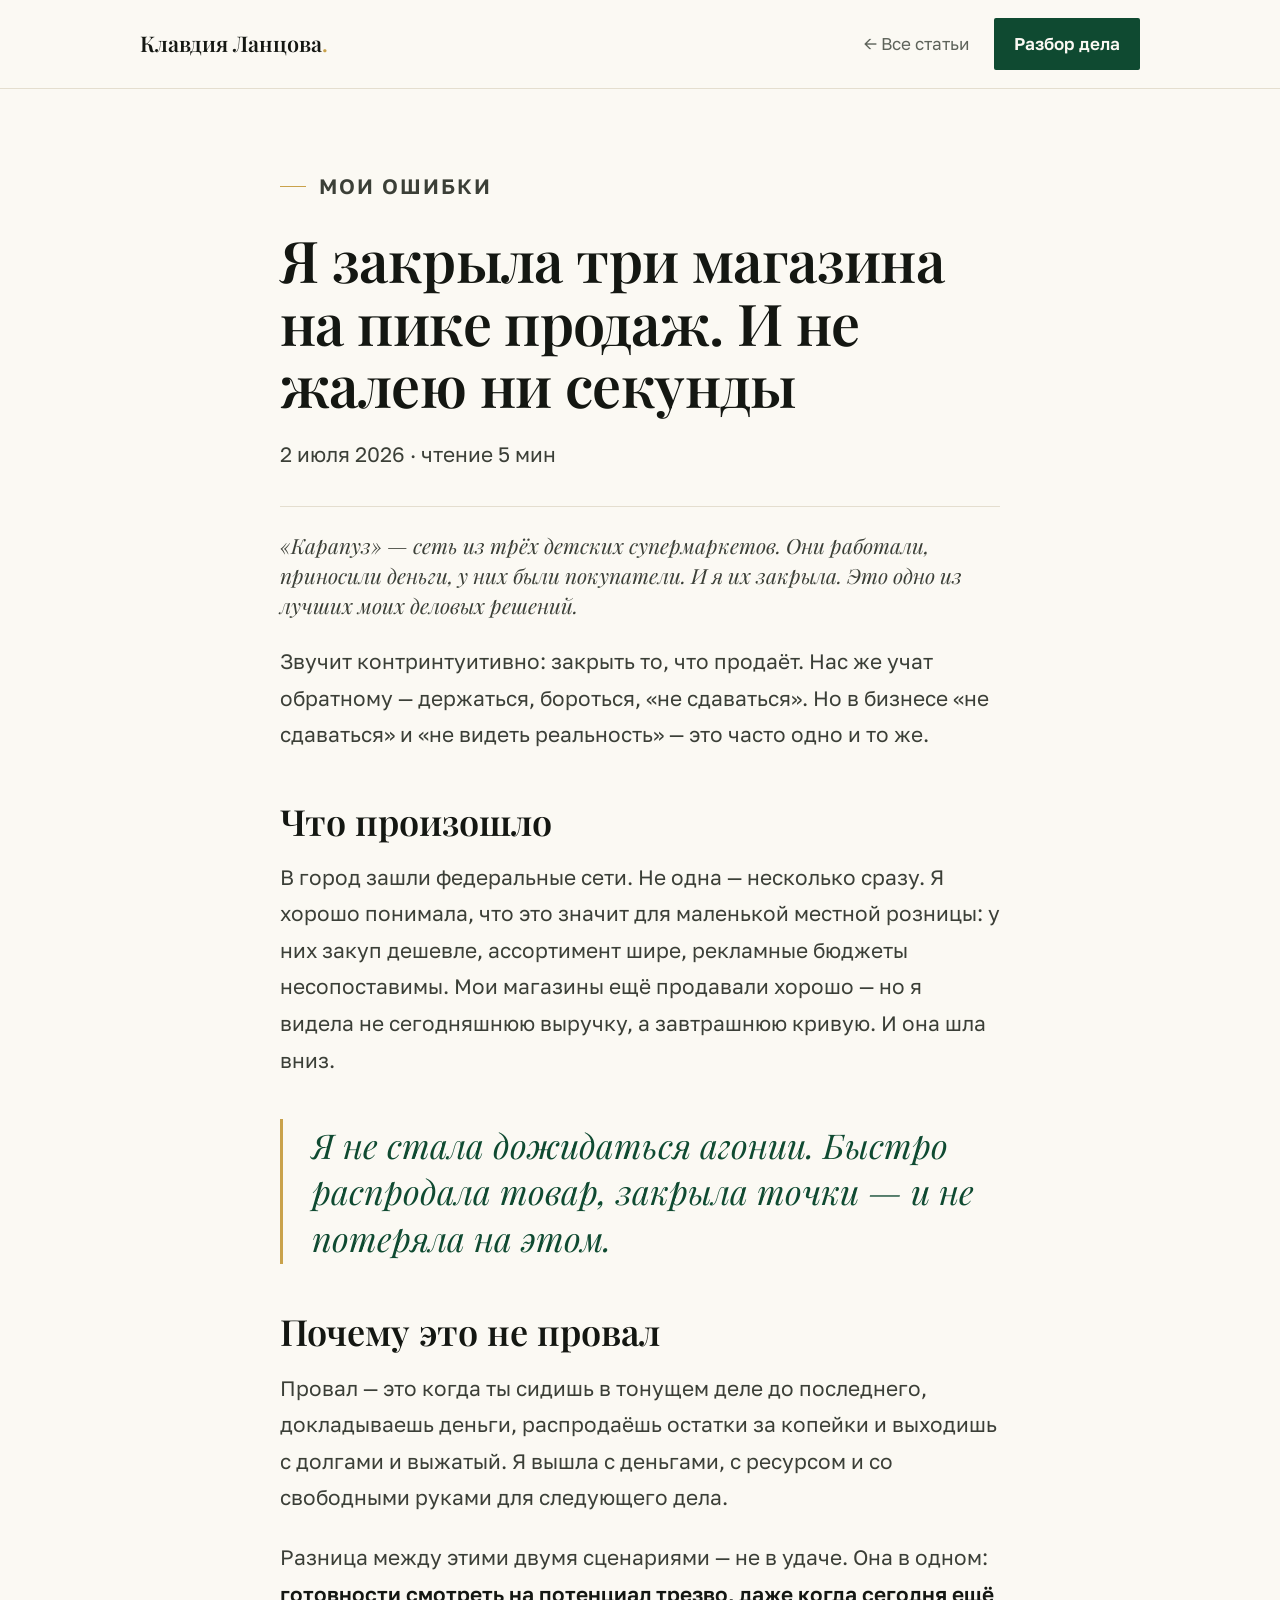
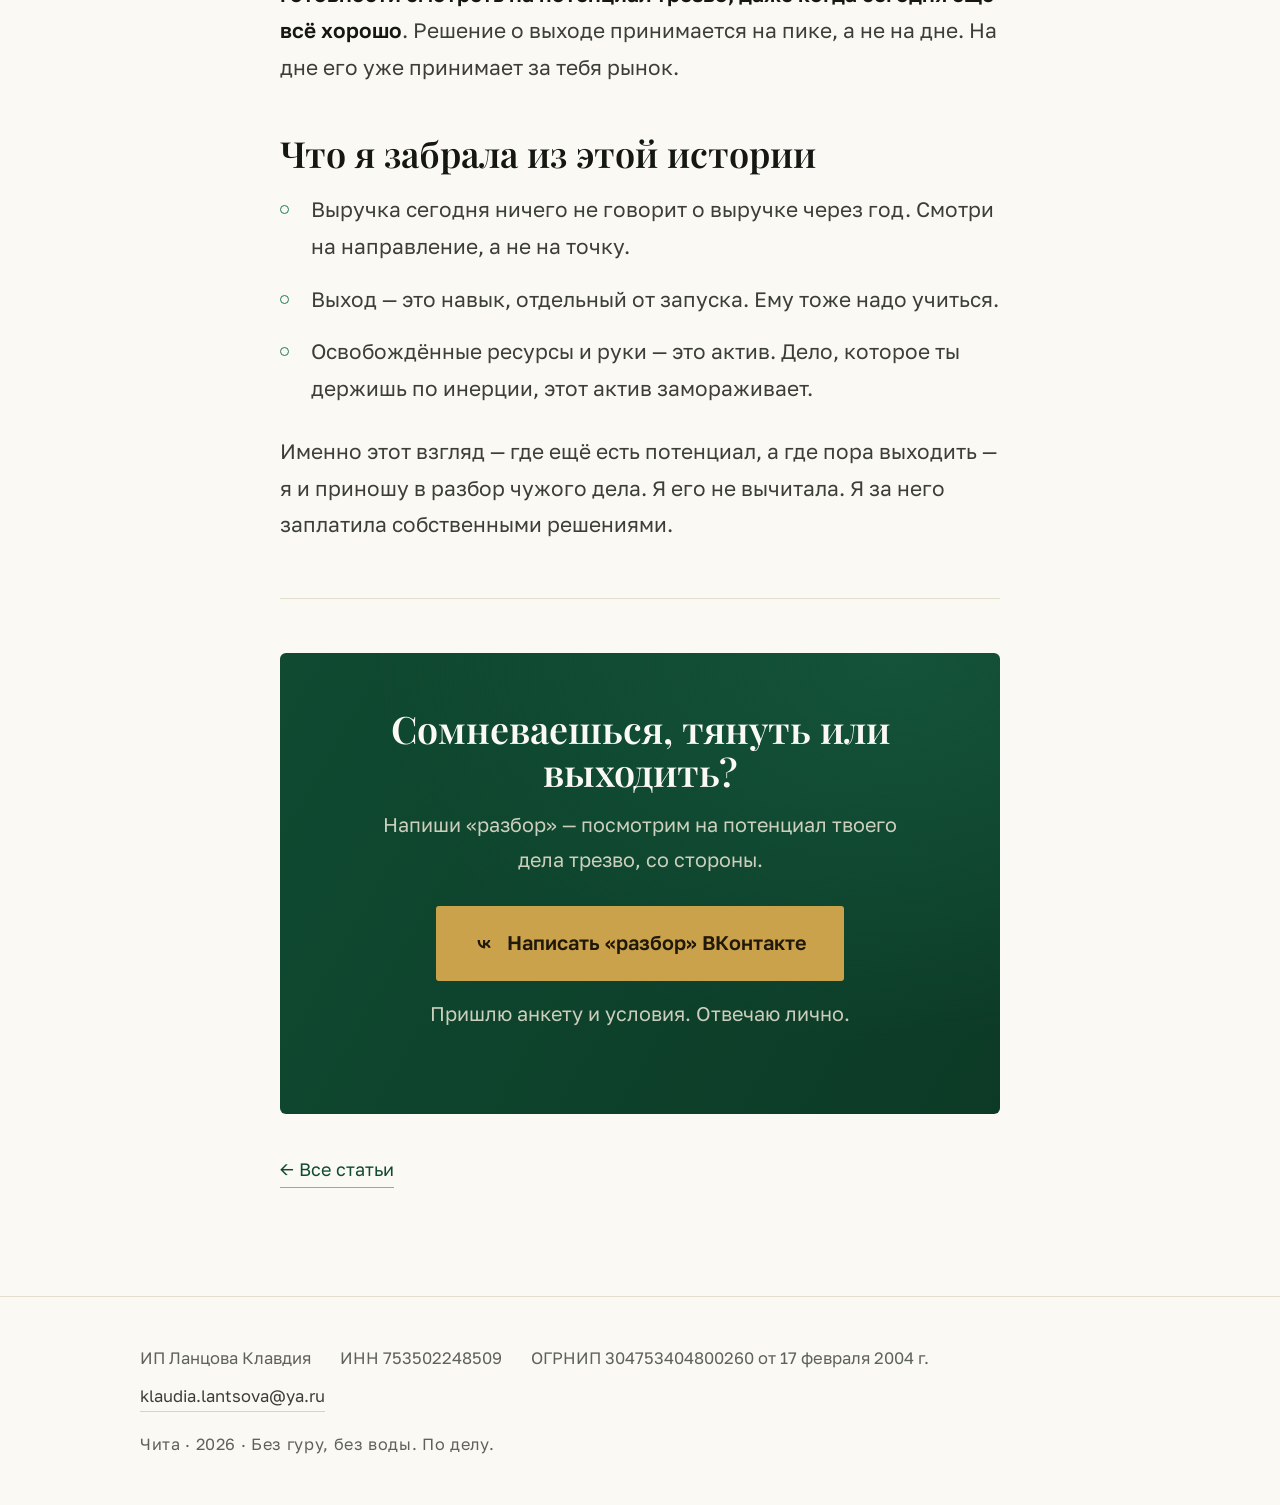
<file: blog/karapuz.html>
<!DOCTYPE html>
<html lang="ru">
<head>
<meta charset="utf-8">
<meta name="viewport" content="width=device-width, initial-scale=1">
<title>Я закрыла три магазина на пике продаж. И не жалею — Клавдия Ланцова</title>
<meta name="description" content="История «Карапуза»: как выйти из розницы, когда в город заходят федеральные сети, и не потерять на этом. Провал как экспертиза.">
<link rel="preconnect" href="https://fonts.googleapis.com">
<link rel="preconnect" href="https://fonts.gstatic.com" crossorigin>
<link href="https://fonts.googleapis.com/css2?family=Playfair+Display:ital,wght@0,600;1,500;1,600&family=Golos+Text:wght@400;500;600&display=swap" rel="stylesheet">
<link rel="stylesheet" href="article.css">
</head>
<body>

<header class="masthead">
  <div class="mast-row">
    <a class="logo" href="../index.html">Клавдия Ланцова<span class="dot">.</span></a>
    <div style="display:flex;align-items:center;gap:1.4rem">
      <a class="back" href="../index.html#blog">← Все статьи</a>
      <a class="mast-cta" href="https://vk.me/lantsova.delo" target="_blank" rel="noopener">Разбор дела</a>
    </div>
  </div>
</header>

<main>
  <article class="article wrap">
    <p class="cat">Мои ошибки</p>
    <h1>Я закрыла три магазина на пике продаж. И не жалею ни секунды</h1>
    <p class="artmeta">2 июля 2026 · чтение 5 мин</p>
    <p class="lead">«Карапуз» — сеть из трёх детских супермаркетов. Они работали, приносили деньги, у них были покупатели. И я их закрыла. Это одно из лучших моих деловых решений.</p>

    <p>Звучит контринтуитивно: закрыть то, что продаёт. Нас же учат обратному — держаться, бороться, «не сдаваться». Но в бизнесе «не сдаваться» и «не видеть реальность» — это часто одно и то же.</p>

    <h2>Что произошло</h2>
    <p>В город зашли федеральные сети. Не одна — несколько сразу. Я хорошо понимала, что это значит для маленькой местной розницы: у них закуп дешевле, ассортимент шире, рекламные бюджеты несопоставимы. Мои магазины ещё продавали хорошо — но я видела не сегодняшнюю выручку, а завтрашнюю кривую. И она шла вниз.</p>

    <blockquote class="pullq">Я не стала дожидаться агонии. Быстро распродала товар, закрыла точки — и не потеряла на этом.</blockquote>

    <h2>Почему это не провал</h2>
    <p>Провал — это когда ты сидишь в тонущем деле до последнего, докладываешь деньги, распродаёшь остатки за копейки и выходишь с долгами и выжатый. Я вышла с деньгами, с ресурсом и со свободными руками для следующего дела.</p>
    <p>Разница между этими двумя сценариями — не в удаче. Она в одном: <strong>готовности смотреть на потенциал трезво, даже когда сегодня ещё всё хорошо</strong>. Решение о выходе принимается на пике, а не на дне. На дне его уже принимает за тебя рынок.</p>

    <h2>Что я забрала из этой истории</h2>
    <ul>
      <li>Выручка сегодня ничего не говорит о выручке через год. Смотри на направление, а не на точку.</li>
      <li>Выход — это навык, отдельный от запуска. Ему тоже надо учиться.</li>
      <li>Освобождённые ресурсы и руки — это актив. Дело, которое ты держишь по инерции, этот актив замораживает.</li>
    </ul>
    <p>Именно этот взгляд — где ещё есть потенциал, а где пора выходить — я и приношу в разбор чужого дела. Я его не вычитала. Я за него заплатила собственными решениями.</p>

    <hr class="divider">
    <div class="endcta">
      <h2>Сомневаешься, тянуть или выходить?</h2>
      <p>Напиши «разбор» — посмотрим на потенциал твоего дела трезво, со стороны.</p>
      <a class="tg-btn" href="https://vk.me/lantsova.delo" target="_blank" rel="noopener"><svg viewBox="0 0 24 24"><path d="M13.2 17.3c-5.4 0-8.8-3.8-8.9-10h2.8c.1 4.6 2.2 6.5 3.7 6.9V7.3h2.6v3.8c1.5-.2 3.1-1.9 3.6-3.8h2.6c-.4 2.3-2 4-3.2 4.7 1.2.6 3 2.1 3.7 4.6h-2.9c-.5-1.6-1.9-2.9-3.8-3.1v3.1z"/></svg>Написать «разбор» ВКонтакте</a>
      <p class="tg-note">Пришлю анкету и условия. Отвечаю лично.</p>
    </div>
    <a class="allposts" href="../index.html#blog">← Все статьи</a>
  </article>
</main>

<footer class="foot">
  <div class="foot-in">
    <div class="foot-legal">
      <span>ИП Ланцова Клавдия</span>
      <span>ИНН 753502248509</span>
      <span>ОГРНИП 304753404800260 от 17 февраля 2004 г.</span>
      <a href="mailto:klaudia.lantsova@ya.ru">klaudia.lantsova@ya.ru</a>
    </div>
    <p class="foot-meta">Чита · 2026 · Без гуру, без воды. По делу.</p>
  </div>
</footer>
</body>
</html>
</file>
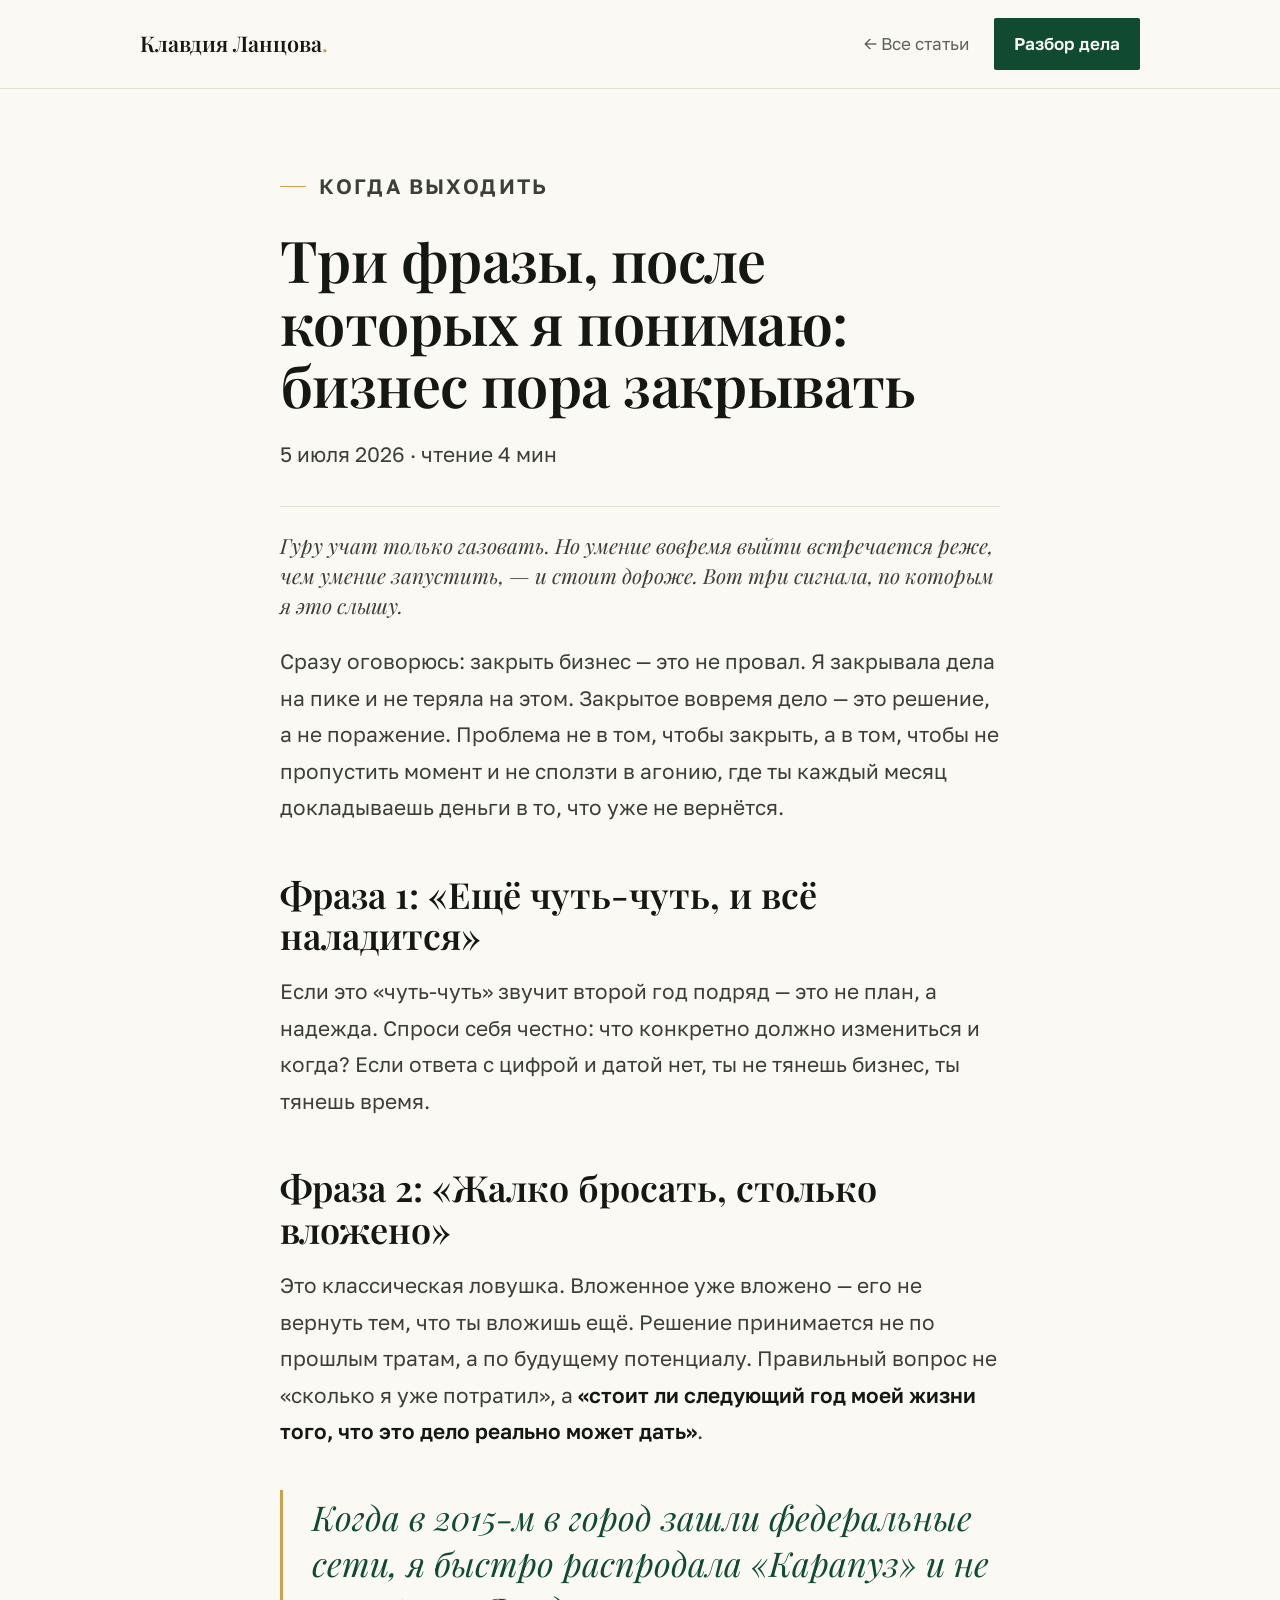
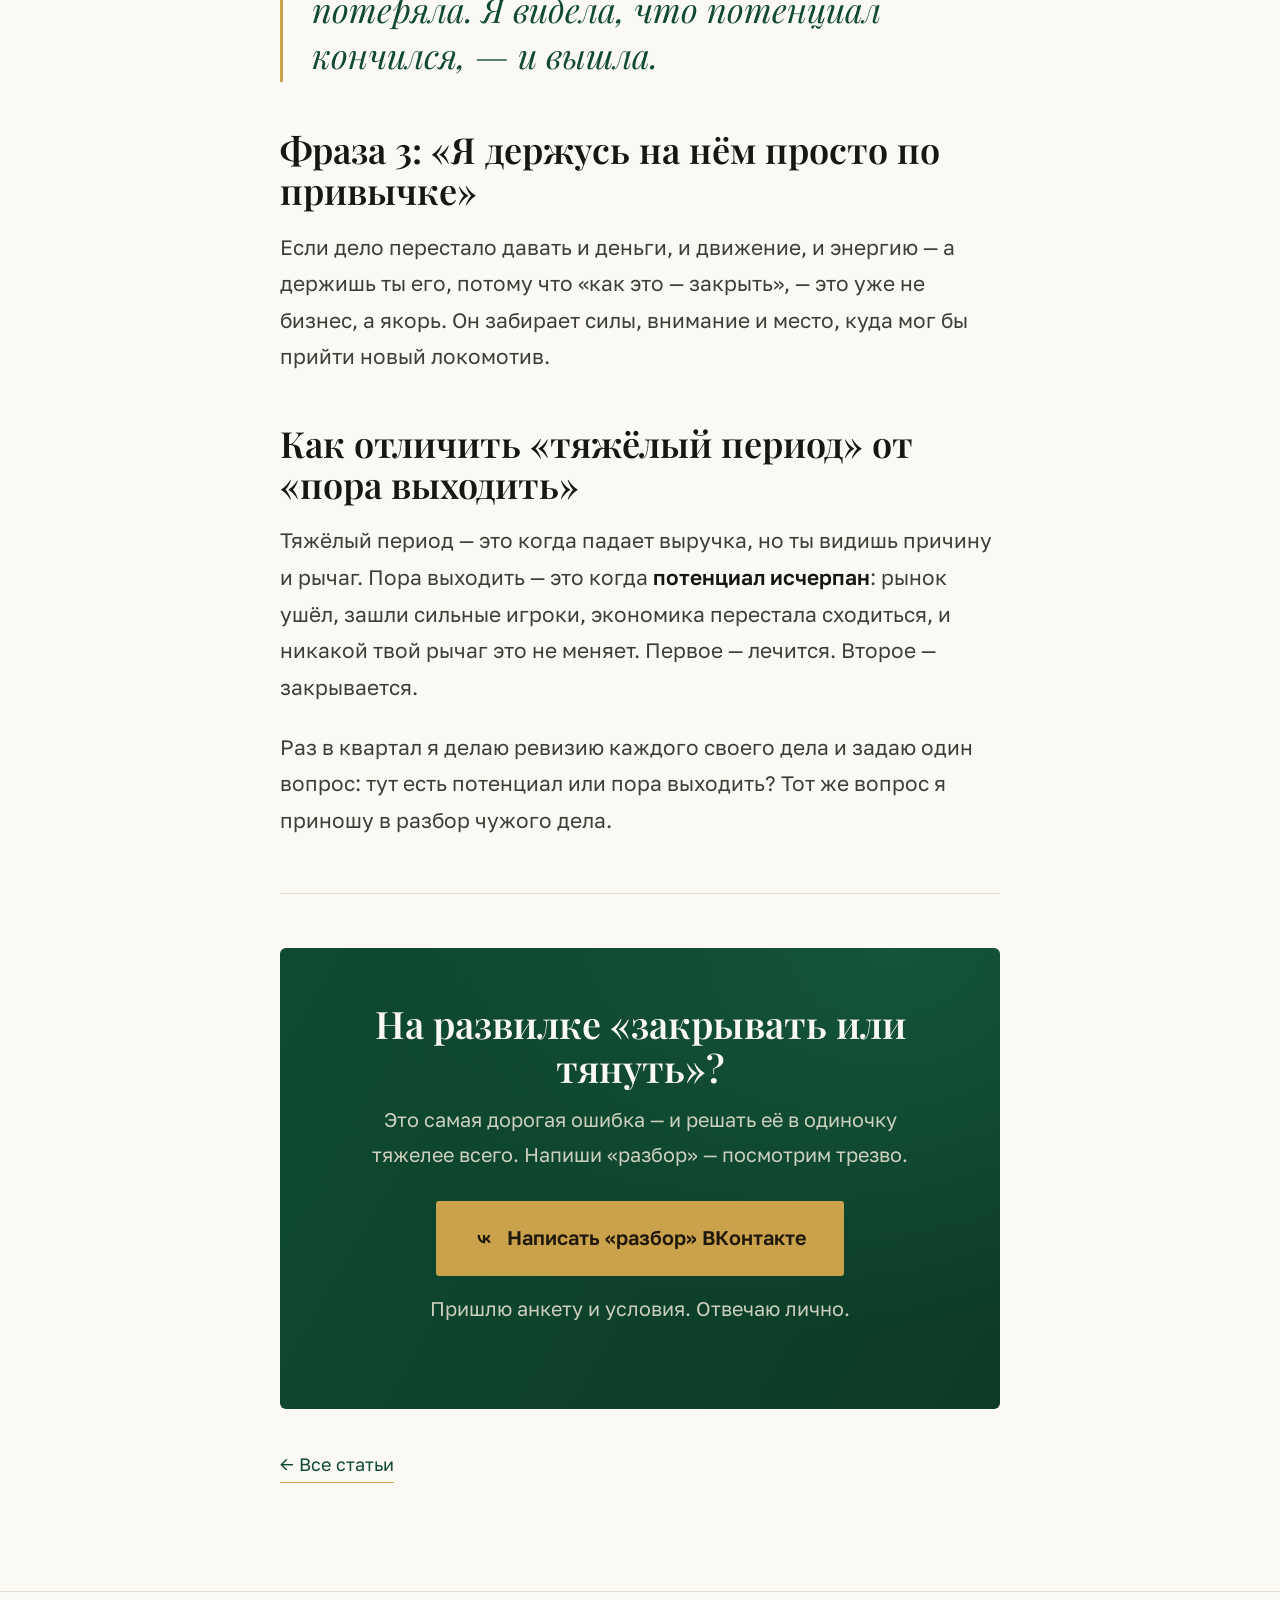
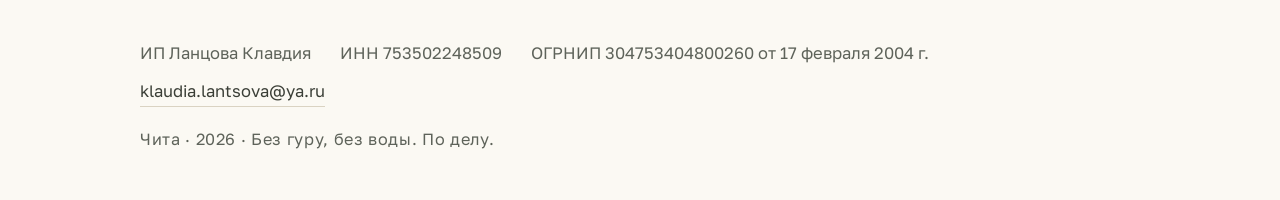
<file: blog/kogda-zakryvat.html>
<!DOCTYPE html>
<html lang="ru">
<head>
<meta charset="utf-8">
<meta name="viewport" content="width=device-width, initial-scale=1">
<title>Три фразы, после которых я понимаю: бизнес пора закрывать — Клавдия Ланцова</title>
<meta name="description" content="Трезвые критерии выхода из бизнеса от предпринимателя, которая сама вовремя закрыла «Карапуз». Когда «тянуть» — это не про упорство, а про потери.">
<link rel="preconnect" href="https://fonts.googleapis.com">
<link rel="preconnect" href="https://fonts.gstatic.com" crossorigin>
<link href="https://fonts.googleapis.com/css2?family=Playfair+Display:ital,wght@0,600;1,500;1,600&family=Golos+Text:wght@400;500;600&display=swap" rel="stylesheet">
<link rel="stylesheet" href="article.css">
</head>
<body>

<header class="masthead">
  <div class="mast-row">
    <a class="logo" href="../index.html">Клавдия Ланцова<span class="dot">.</span></a>
    <div style="display:flex;align-items:center;gap:1.4rem">
      <a class="back" href="../index.html#blog">← Все статьи</a>
      <a class="mast-cta" href="https://vk.me/lantsova.delo" target="_blank" rel="noopener">Разбор дела</a>
    </div>
  </div>
</header>

<main>
  <article class="article wrap">
    <p class="cat">Когда выходить</p>
    <h1>Три фразы, после которых я понимаю: бизнес пора закрывать</h1>
    <p class="artmeta">5 июля 2026 · чтение 4 мин</p>
    <p class="lead">Гуру учат только газовать. Но умение вовремя выйти встречается реже, чем умение запустить, — и стоит дороже. Вот три сигнала, по которым я это слышу.</p>

    <p>Сразу оговорюсь: закрыть бизнес — это не провал. Я закрывала дела на пике и не теряла на этом. Закрытое вовремя дело — это решение, а не поражение. Проблема не в том, чтобы закрыть, а в том, чтобы не пропустить момент и не сползти в агонию, где ты каждый месяц докладываешь деньги в то, что уже не вернётся.</p>

    <h2>Фраза 1: «Ещё чуть-чуть, и всё наладится»</h2>
    <p>Если это «чуть-чуть» звучит второй год подряд — это не план, а надежда. Спроси себя честно: что конкретно должно измениться и когда? Если ответа с цифрой и датой нет, ты не тянешь бизнес, ты тянешь время.</p>

    <h2>Фраза 2: «Жалко бросать, столько вложено»</h2>
    <p>Это классическая ловушка. Вложенное уже вложено — его не вернуть тем, что ты вложишь ещё. Решение принимается не по прошлым тратам, а по будущему потенциалу. Правильный вопрос не «сколько я уже потратил», а <strong>«стоит ли следующий год моей жизни того, что это дело реально может дать»</strong>.</p>

    <blockquote class="pullq">Когда в 2015-м в город зашли федеральные сети, я быстро распродала «Карапуз» и не потеряла. Я видела, что потенциал кончился, — и вышла.</blockquote>

    <h2>Фраза 3: «Я держусь на нём просто по привычке»</h2>
    <p>Если дело перестало давать и деньги, и движение, и энергию — а держишь ты его, потому что «как это — закрыть», — это уже не бизнес, а якорь. Он забирает силы, внимание и место, куда мог бы прийти новый локомотив.</p>

    <h2>Как отличить «тяжёлый период» от «пора выходить»</h2>
    <p>Тяжёлый период — это когда падает выручка, но ты видишь причину и рычаг. Пора выходить — это когда <strong>потенциал исчерпан</strong>: рынок ушёл, зашли сильные игроки, экономика перестала сходиться, и никакой твой рычаг это не меняет. Первое — лечится. Второе — закрывается.</p>
    <p>Раз в квартал я делаю ревизию каждого своего дела и задаю один вопрос: тут есть потенциал или пора выходить? Тот же вопрос я приношу в разбор чужого дела.</p>

    <hr class="divider">
    <div class="endcta">
      <h2>На развилке «закрывать или тянуть»?</h2>
      <p>Это самая дорогая ошибка — и решать её в одиночку тяжелее всего. Напиши «разбор» — посмотрим трезво.</p>
      <a class="tg-btn" href="https://vk.me/lantsova.delo" target="_blank" rel="noopener"><svg viewBox="0 0 24 24"><path d="M13.2 17.3c-5.4 0-8.8-3.8-8.9-10h2.8c.1 4.6 2.2 6.5 3.7 6.9V7.3h2.6v3.8c1.5-.2 3.1-1.9 3.6-3.8h2.6c-.4 2.3-2 4-3.2 4.7 1.2.6 3 2.1 3.7 4.6h-2.9c-.5-1.6-1.9-2.9-3.8-3.1v3.1z"/></svg>Написать «разбор» ВКонтакте</a>
      <p class="tg-note">Пришлю анкету и условия. Отвечаю лично.</p>
    </div>
    <a class="allposts" href="../index.html#blog">← Все статьи</a>
  </article>
</main>

<footer class="foot">
  <div class="foot-in">
    <div class="foot-legal">
      <span>ИП Ланцова Клавдия</span>
      <span>ИНН 753502248509</span>
      <span>ОГРНИП 304753404800260 от 17 февраля 2004 г.</span>
      <a href="mailto:klaudia.lantsova@ya.ru">klaudia.lantsova@ya.ru</a>
    </div>
    <p class="foot-meta">Чита · 2026 · Без гуру, без воды. По делу.</p>
  </div>
</footer>
</body>
</html>
</file>
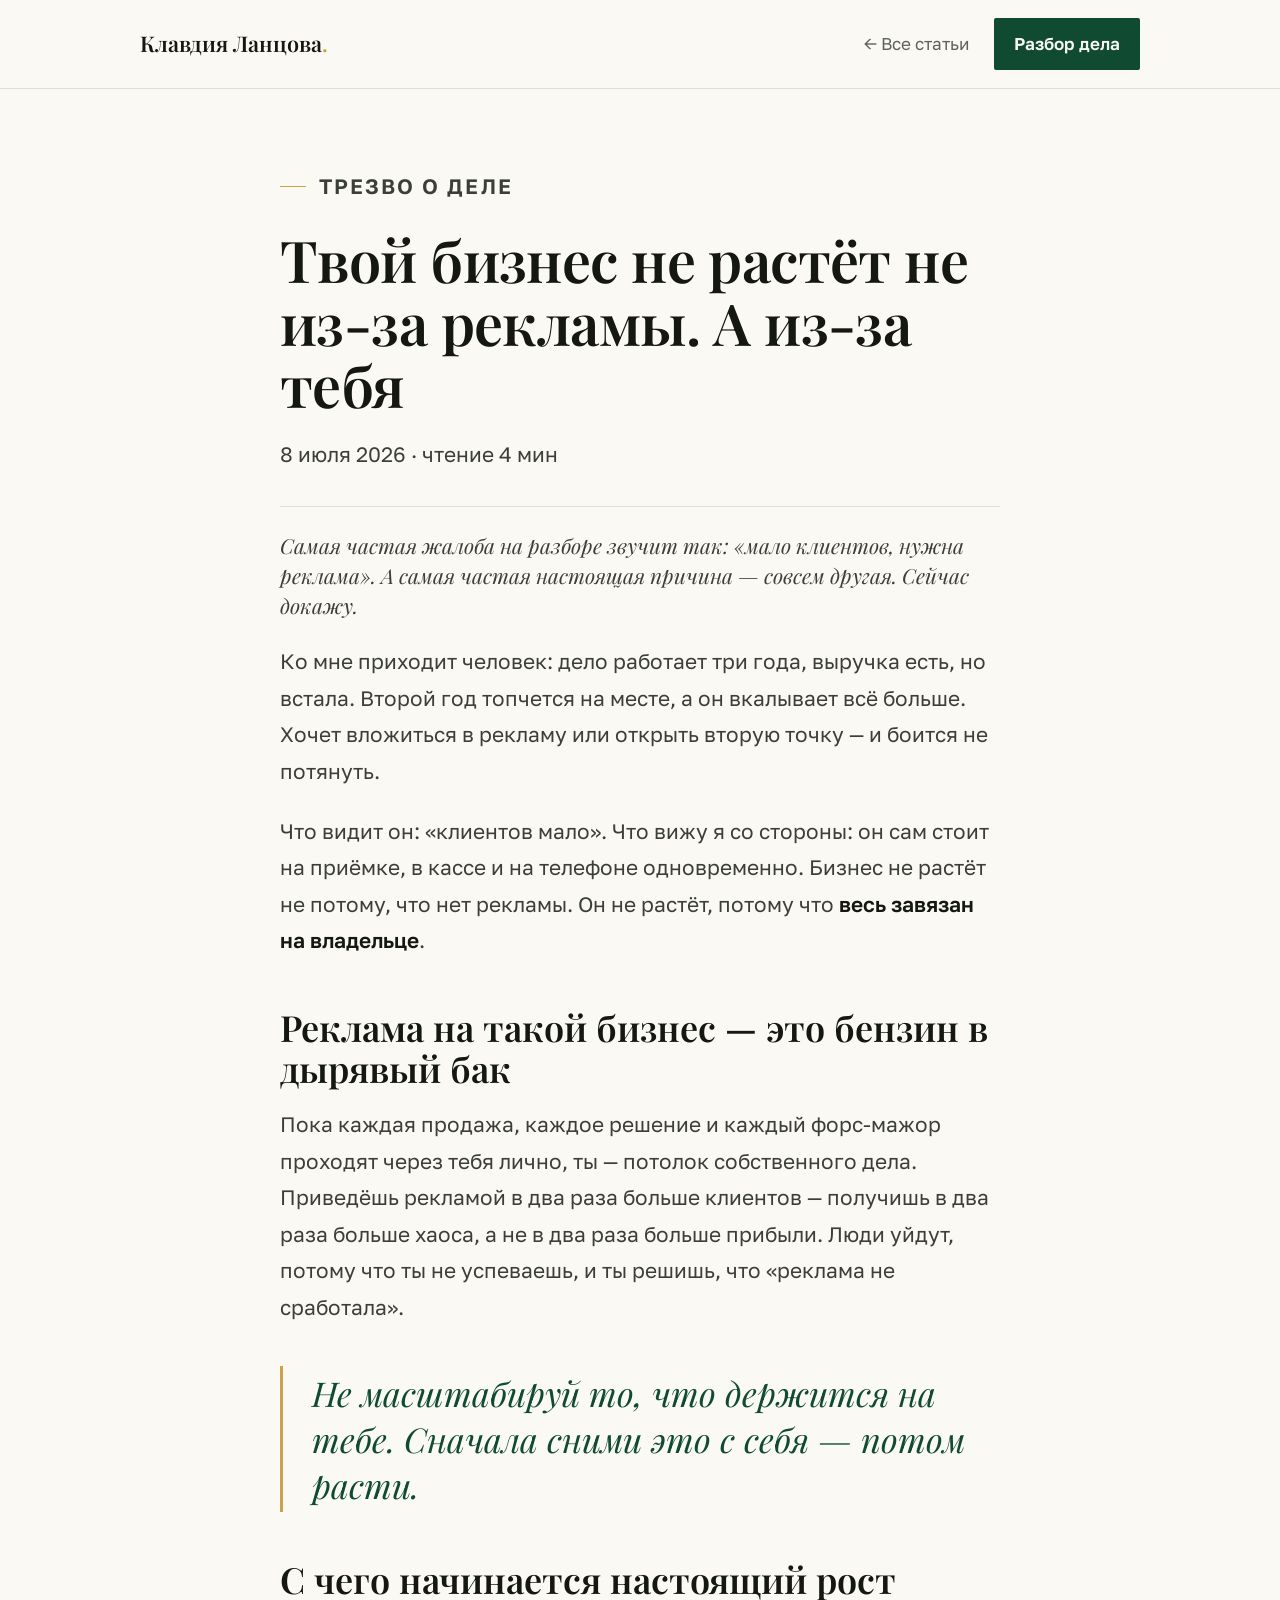
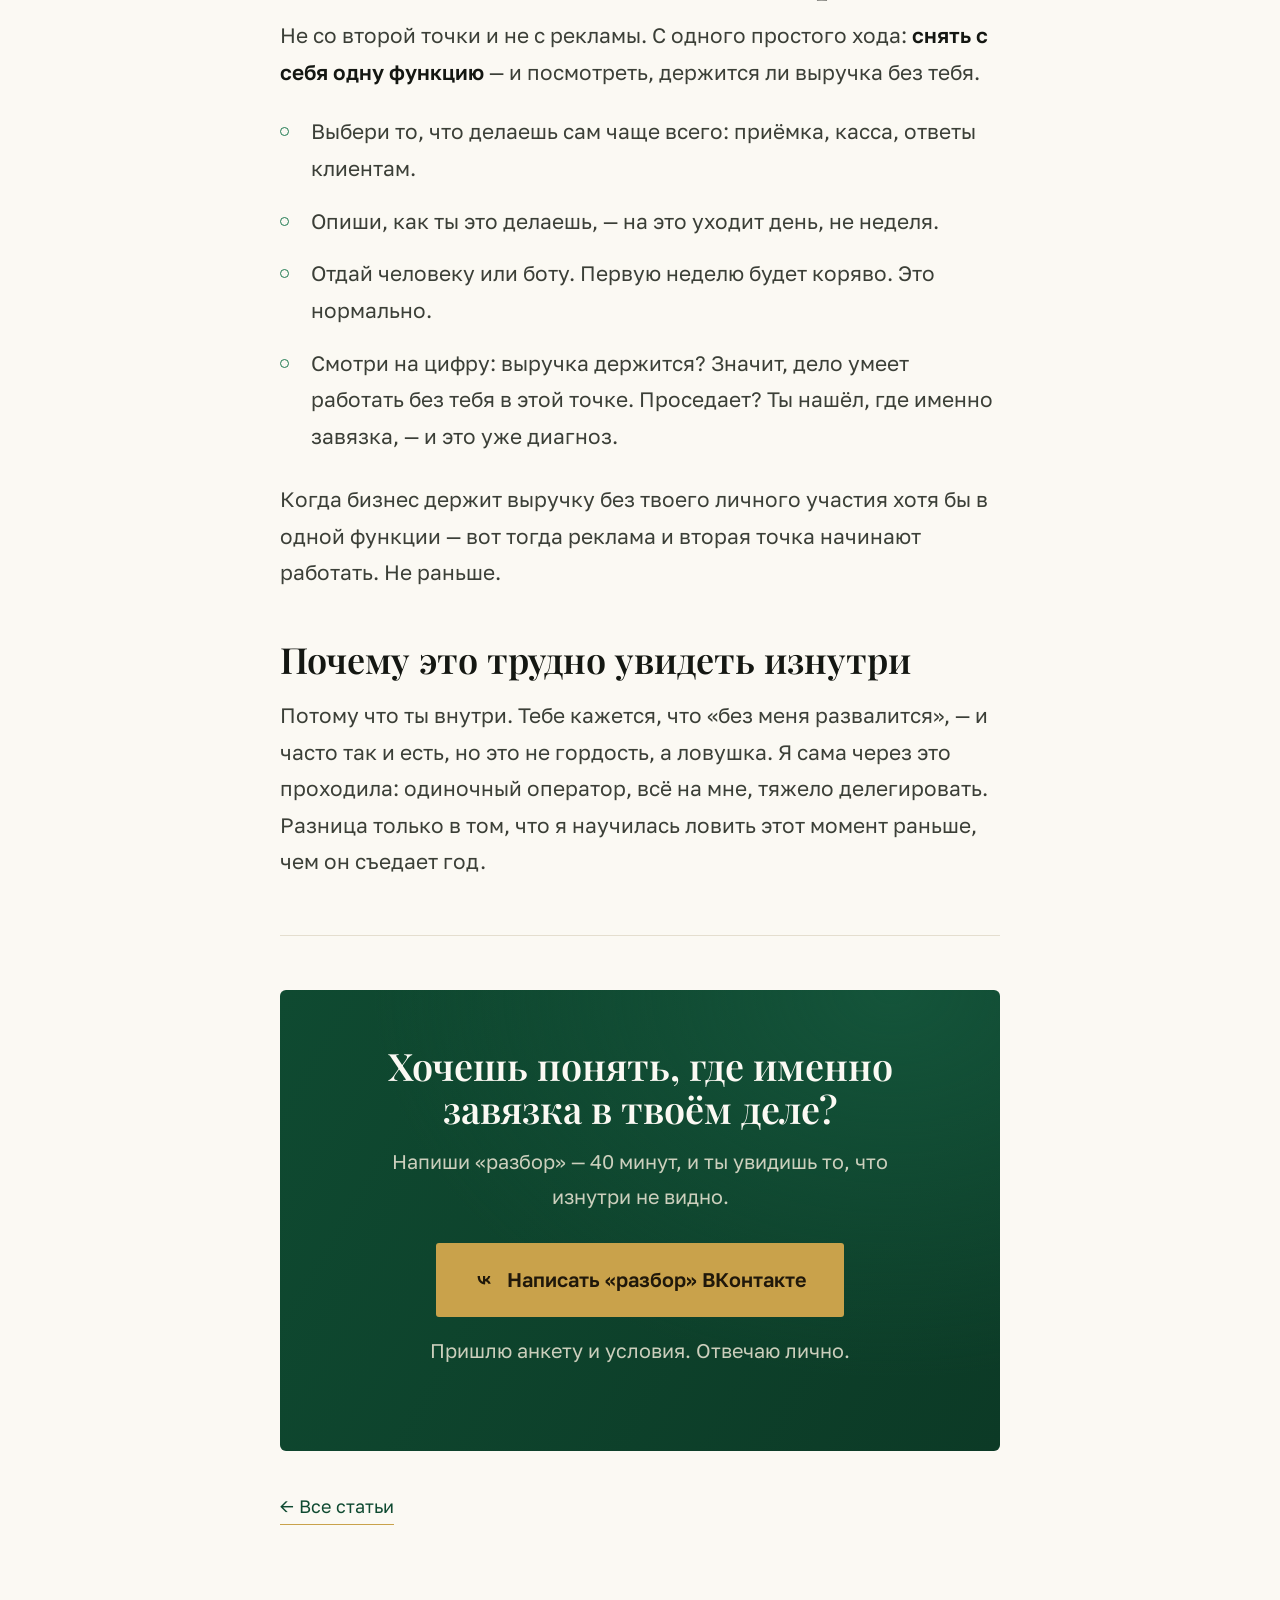
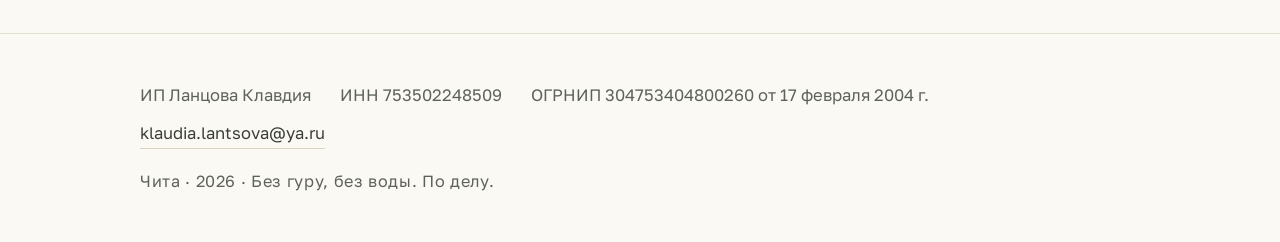
<file: blog/pochemu-ne-rastet.html>
<!DOCTYPE html>
<html lang="ru">
<head>
<meta charset="utf-8">
<meta name="viewport" content="width=device-width, initial-scale=1">
<title>Твой бизнес не растёт не из-за рекламы. А из-за тебя — Клавдия Ланцова</title>
<meta name="description" content="Почему бизнес, завязанный на владельце, упирается в потолок — и один шаг, с которого начинается рост. Разбор от практика с десятью бизнесами.">
<link rel="preconnect" href="https://fonts.googleapis.com">
<link rel="preconnect" href="https://fonts.gstatic.com" crossorigin>
<link href="https://fonts.googleapis.com/css2?family=Playfair+Display:ital,wght@0,600;1,500;1,600&family=Golos+Text:wght@400;500;600&display=swap" rel="stylesheet">
<link rel="stylesheet" href="article.css">
</head>
<body>

<header class="masthead">
  <div class="mast-row">
    <a class="logo" href="../index.html">Клавдия Ланцова<span class="dot">.</span></a>
    <div style="display:flex;align-items:center;gap:1.4rem">
      <a class="back" href="../index.html#blog">← Все статьи</a>
      <a class="mast-cta" href="https://vk.me/lantsova.delo" target="_blank" rel="noopener">Разбор дела</a>
    </div>
  </div>
</header>

<main>
  <article class="article wrap">
    <p class="cat">Трезво о деле</p>
    <h1>Твой бизнес не растёт не из-за рекламы. А из-за тебя</h1>
    <p class="artmeta">8 июля 2026 · чтение 4 мин</p>
    <p class="lead">Самая частая жалоба на разборе звучит так: «мало клиентов, нужна реклама». А самая частая настоящая причина — совсем другая. Сейчас докажу.</p>

    <p>Ко мне приходит человек: дело работает три года, выручка есть, но встала. Второй год топчется на месте, а он вкалывает всё больше. Хочет вложиться в рекламу или открыть вторую точку — и боится не потянуть.</p>
    <p>Что видит он: «клиентов мало». Что вижу я со стороны: он сам стоит на приёмке, в кассе и на телефоне одновременно. Бизнес не растёт не потому, что нет рекламы. Он не растёт, потому что <strong>весь завязан на владельце</strong>.</p>

    <h2>Реклама на такой бизнес — это бензин в дырявый бак</h2>
    <p>Пока каждая продажа, каждое решение и каждый форс-мажор проходят через тебя лично, ты — потолок собственного дела. Приведёшь рекламой в два раза больше клиентов — получишь в два раза больше хаоса, а не в два раза больше прибыли. Люди уйдут, потому что ты не успеваешь, и ты решишь, что «реклама не сработала».</p>

    <blockquote class="pullq">Не масштабируй то, что держится на тебе. Сначала сними это с себя — потом расти.</blockquote>

    <h2>С чего начинается настоящий рост</h2>
    <p>Не со второй точки и не с рекламы. С одного простого хода: <strong>снять с себя одну функцию</strong> — и посмотреть, держится ли выручка без тебя.</p>
    <ul>
      <li>Выбери то, что делаешь сам чаще всего: приёмка, касса, ответы клиентам.</li>
      <li>Опиши, как ты это делаешь, — на это уходит день, не неделя.</li>
      <li>Отдай человеку или боту. Первую неделю будет коряво. Это нормально.</li>
      <li>Смотри на цифру: выручка держится? Значит, дело умеет работать без тебя в этой точке. Проседает? Ты нашёл, где именно завязка, — и это уже диагноз.</li>
    </ul>
    <p>Когда бизнес держит выручку без твоего личного участия хотя бы в одной функции — вот тогда реклама и вторая точка начинают работать. Не раньше.</p>

    <h2>Почему это трудно увидеть изнутри</h2>
    <p>Потому что ты внутри. Тебе кажется, что «без меня развалится», — и часто так и есть, но это не гордость, а ловушка. Я сама через это проходила: одиночный оператор, всё на мне, тяжело делегировать. Разница только в том, что я научилась ловить этот момент раньше, чем он съедает год.</p>

    <hr class="divider">
    <div class="endcta">
      <h2>Хочешь понять, где именно завязка в твоём деле?</h2>
      <p>Напиши «разбор» — 40 минут, и ты увидишь то, что изнутри не видно.</p>
      <a class="tg-btn" href="https://vk.me/lantsova.delo" target="_blank" rel="noopener"><svg viewBox="0 0 24 24"><path d="M13.2 17.3c-5.4 0-8.8-3.8-8.9-10h2.8c.1 4.6 2.2 6.5 3.7 6.9V7.3h2.6v3.8c1.5-.2 3.1-1.9 3.6-3.8h2.6c-.4 2.3-2 4-3.2 4.7 1.2.6 3 2.1 3.7 4.6h-2.9c-.5-1.6-1.9-2.9-3.8-3.1v3.1z"/></svg>Написать «разбор» ВКонтакте</a>
      <p class="tg-note">Пришлю анкету и условия. Отвечаю лично.</p>
    </div>
    <a class="allposts" href="../index.html#blog">← Все статьи</a>
  </article>
</main>

<footer class="foot">
  <div class="foot-in">
    <div class="foot-legal">
      <span>ИП Ланцова Клавдия</span>
      <span>ИНН 753502248509</span>
      <span>ОГРНИП 304753404800260 от 17 февраля 2004 г.</span>
      <a href="mailto:klaudia.lantsova@ya.ru">klaudia.lantsova@ya.ru</a>
    </div>
    <p class="foot-meta">Чита · 2026 · Без гуру, без воды. По делу.</p>
  </div>
</footer>
</body>
</html>
</file>
<file: blog/article.css>
/* =========================================================
   Статьи блога Клавдии Ланцовой — журнальный минимал
   Светлая бумага · изумруд · латунь. Playfair + Golos.
   Крупно и контрастно (аудитория 35–55).
   ========================================================= */
:root{
  --paper:#FBF9F3; --paper-2:#F3EFE4;
  --ink:#141712; --ink-soft:#3B3F37; --muted:#5E635A;
  --green:#1E7A50; --green-deep:#0F4A31;
  --brass:#C9A24B; --brass-deep:#A9832F;
  --line:#E4DECF; --line-ink:#DAD3C2;
  --fd:'Playfair Display',Georgia,serif;
  --fb:'Golos Text',system-ui,-apple-system,'Segoe UI',sans-serif;
  --ease:cubic-bezier(.22,.61,.36,1);
}
*,*::before,*::after{box-sizing:border-box;margin:0;padding:0}
html{font-size:112.5%;-webkit-text-size-adjust:100%;scroll-behavior:smooth}
body{font-family:var(--fb);background:var(--paper);color:var(--ink);line-height:1.75;
  -webkit-font-smoothing:antialiased}
img{max-width:100%;display:block}
a{color:inherit;text-decoration:none}
.wrap{width:min(100% - 2.4rem,720px);margin-inline:auto}

/* шапка */
.masthead{position:sticky;top:0;z-index:20;background:rgba(251,249,243,.9);
  backdrop-filter:blur(10px);border-bottom:1px solid var(--line)}
.mast-row{width:min(100% - 2.4rem,1000px);margin-inline:auto;display:flex;align-items:center;
  justify-content:space-between;padding:1rem 0;gap:1rem}
.logo{font-family:var(--fd);font-weight:600;font-size:1.2rem}
.logo .dot{color:var(--brass)}
.mast-cta{display:inline-flex;align-items:center;gap:.5rem;background:var(--green-deep);color:var(--paper);
  padding:.6rem 1.1rem;border-radius:2px;font-size:.95rem;font-weight:600;transition:background .3s var(--ease)}
.mast-cta:hover{background:var(--green)}
.back{font-size:.95rem;color:var(--muted);transition:color .3s}
.back:hover{color:var(--green-deep)}

/* статья */
.article{padding:clamp(2.5rem,6vw,4.5rem) 0 3rem}
.cat{font-family:var(--fb);font-weight:600;font-size:.9rem;letter-spacing:.1em;text-transform:uppercase;
  color:var(--brass-deep);display:inline-flex;align-items:center;gap:.7rem;margin-bottom:1.2rem}
.cat::before{content:"";width:26px;height:1px;background:var(--brass)}
.article h1{font-family:var(--fd);font-weight:600;font-size:clamp(2rem,5.2vw,3.2rem);line-height:1.08;
  letter-spacing:-.01em;margin-bottom:1.2rem}
.artmeta{font-size:.95rem;color:var(--muted);margin-bottom:1.8rem;padding-bottom:1.8rem;border-bottom:1px solid var(--line)}
.lead{font-family:var(--fd);font-style:italic;font-size:clamp(1.25rem,2.6vw,1.55rem);line-height:1.45;
  color:var(--green-deep);margin-bottom:2rem}
.article p{font-size:1.16rem;color:var(--ink-soft);margin-bottom:1.3rem}
.article p strong{color:var(--ink);font-weight:600}
.article h2{font-family:var(--fd);font-weight:600;font-size:clamp(1.5rem,3.4vw,2rem);line-height:1.15;
  color:var(--ink);margin:2.6rem 0 1rem}
.article ul{list-style:none;margin:0 0 1.5rem;display:grid;gap:.9rem}
.article ul li{position:relative;padding-left:1.7rem;font-size:1.16rem;color:var(--ink-soft)}
.article ul li::before{content:"";position:absolute;left:0;top:.62em;width:9px;height:9px;
  border:1.5px solid var(--green);border-radius:50%}
.pullq{font-family:var(--fd);font-style:italic;font-size:clamp(1.4rem,3vw,1.9rem);line-height:1.35;
  color:var(--green-deep);border-left:3px solid var(--brass);padding:.2rem 0 .2rem 1.6rem;margin:2.2rem 0}
.divider{border:0;border-top:1px solid var(--line);margin:3rem 0}

/* CTA в конце */
.endcta{background:radial-gradient(120% 140% at 85% 0%,#14543a,transparent 60%),
  linear-gradient(120deg,var(--green-deep),#0c3a26);color:var(--paper);
  border-radius:6px;padding:clamp(1.8rem,4.5vw,3rem);text-align:center}
.endcta h2{font-family:var(--fd);font-weight:600;color:var(--paper);margin:0 0 .8rem;
  font-size:clamp(1.5rem,3.4vw,2.1rem);line-height:1.15}
.endcta p{color:rgba(237,231,214,.85);font-size:1.1rem;margin-bottom:1.6rem;max-width:46ch;margin-inline:auto}
.tg-btn{display:inline-flex;align-items:center;gap:.7rem;background:var(--brass);color:#20180a;
  padding:1.1rem 2.1rem;border-radius:3px;font-weight:600;font-size:1.1rem;transition:all .3s var(--ease)}
.tg-btn:hover{background:#E3C066;transform:translateY(-2px);box-shadow:0 14px 34px rgba(201,162,75,.3)}
.tg-btn svg{width:20px;height:20px;fill:currentColor}
.tg-note{font-size:1rem;color:rgba(237,231,214,.72);margin-top:.9rem}
.allposts{display:inline-block;margin-top:2.2rem;font-size:1rem;color:var(--green-deep);
  border-bottom:1px solid var(--brass);padding-bottom:2px}

/* подвал */
.foot{border-top:1px solid var(--line);padding:2.6rem 0;margin-top:3rem}
.foot-in{width:min(100% - 2.4rem,1000px);margin-inline:auto}
.foot-legal{display:flex;flex-wrap:wrap;gap:.5rem 1.6rem;font-size:.92rem;color:var(--muted)}
.foot-legal a{color:var(--ink-soft);border-bottom:1px solid var(--line-ink)}
.foot-legal a:hover{color:var(--green-deep)}
.foot-meta{margin-top:1rem;font-size:.9rem;color:var(--muted);letter-spacing:.04em}
</file>
